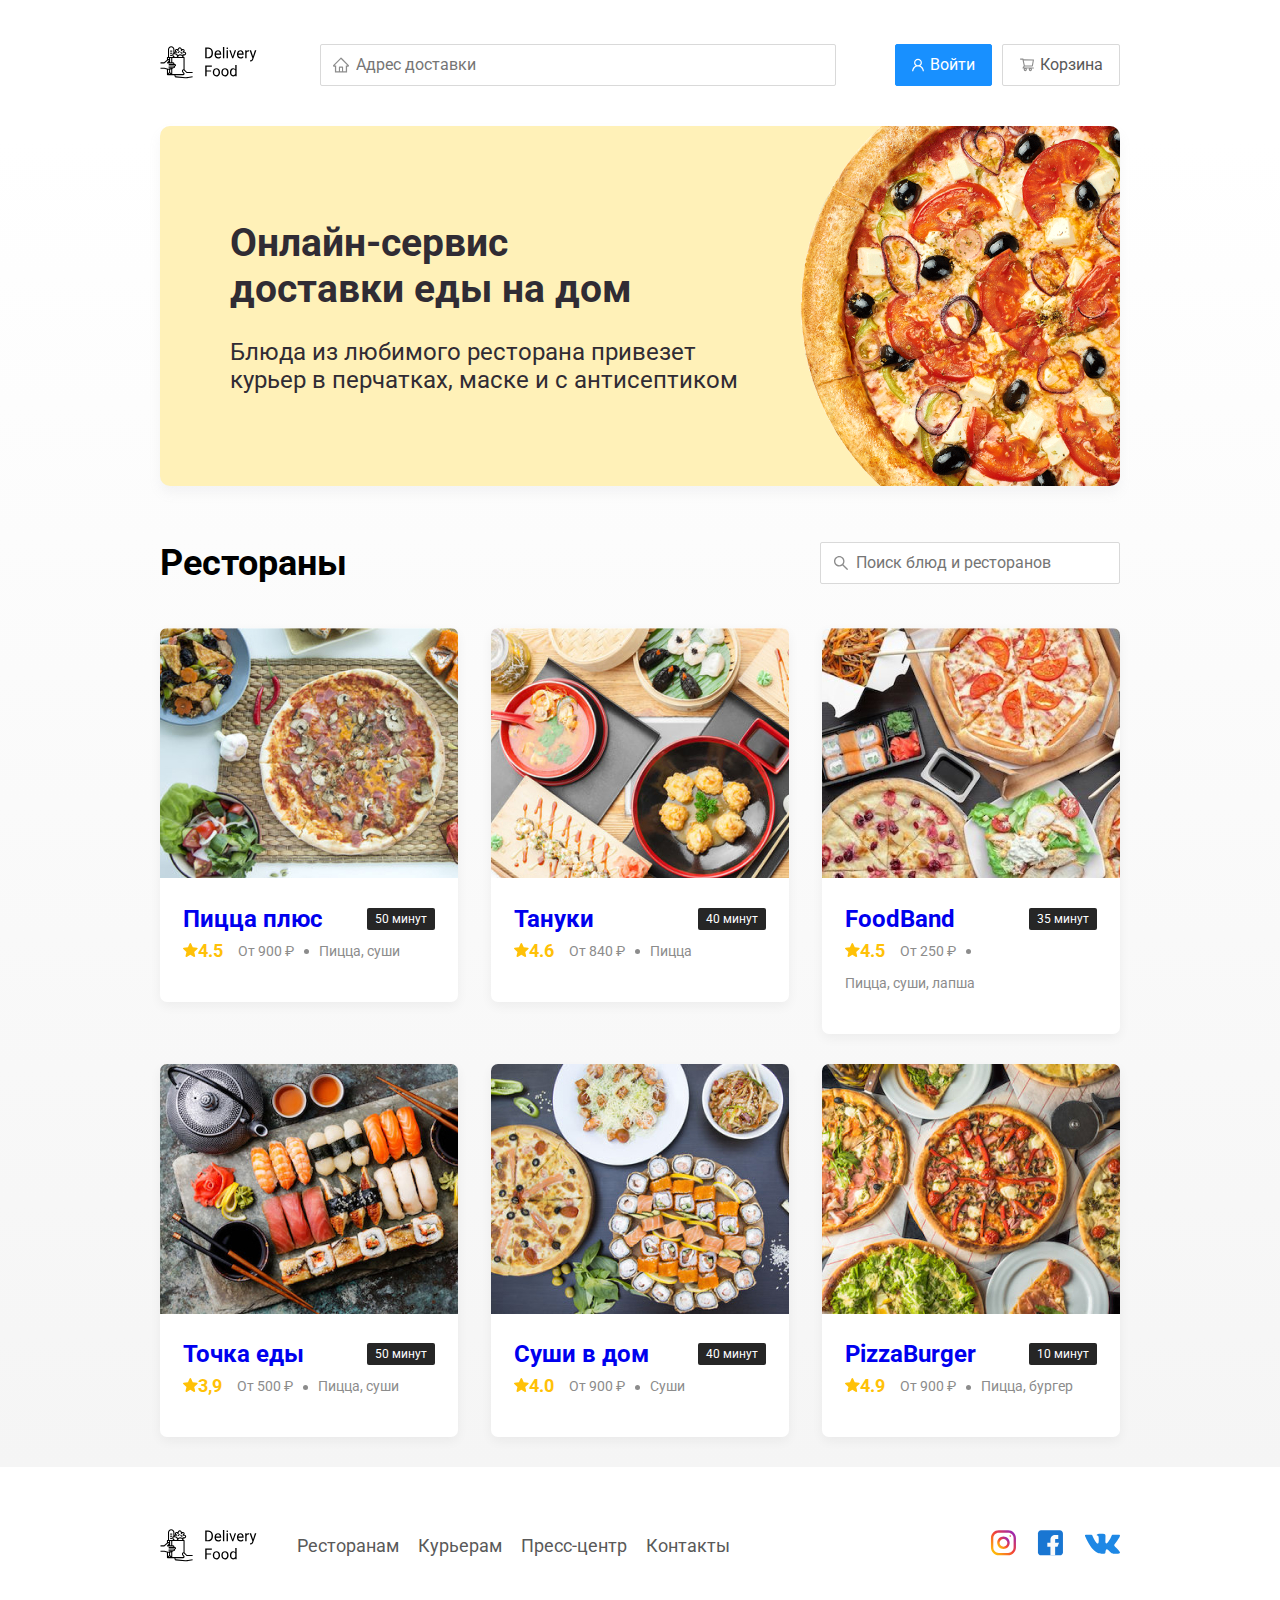
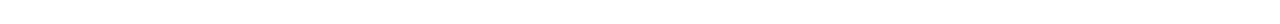
<file: index.html>
<!DOCTYPE html>
<html lang="ru">

<head>
   <meta charset="UTF-8">
   <meta name="viewport" content="width=device-width, initial-scale=1.0">
   <title>Delivery Food - доставка еды на дом</title>
   <link href="https://fonts.googleapis.com/css?family=Roboto:400,700&display=swap&subset=cyrillic" rel="stylesheet" />
   <link rel="stylesheet" href="css/normalize.css" />
   <link rel="stylesheet" href="css/style.css" />
</head>

<body>
   <!-- Шапка сайта -->
   <div class="container">
      <header class="header">
         <!-- Логотип  -->
         <a href="index.html" class="logo">
            <img src="img/logo.svg" alt="logo" class="logo" />
         </a>
         <input type="text" class="input input-address" placeholder="Адрес доставки" />
         <div class="buttons">
            <button class="button button-primary">
               <img src="img/user.svg" alt="user" class="button-icon">
               <span class="button-text">Войти</span>
            </button>
            <button class="button">
               <img src="img/shopping-cart.svg" alt="shopping-cart" class="button-icon">
               <span class="button-text">Корзина</span>
            </button>
         </div>
      </header>
   </div>
   <!-- /.container -->
   <main class="main">
      <div class="container">
         <section class="promo">
            <h1 class="promo-title">Онлайн-сервис<br>доставки еды на дом</h1>
            <p class="promo-text">Блюда из любимого ресторана привезет курьер в перчатках, маске и с антисептиком</p>
         </section>
         <!-- /.promo -->
         <section class="restaurants">
            <div class="section-heading">
               <h2 class="section-title">Рестораны</h2>
               <!-- /.section-title -->
               <input type="text" class="input input-search" placeholder="Поиск блюд и ресторанов" />
            </div>
            <div class="cards">
               <a href="restaurant.html" class="card">
                  <img src="img/image-1.jpg" alt="image" class="card-image">
                  <div class="card-text">
                     <div class="card-heading">
                        <h3 class="card-title">Пицца плюс</h3>
                        <!-- /.card-title -->
                        <span class="card-tag tag">50 минут</span>
                     </div>
                     <!-- /.card-heading -->
                     <div class="card-info">
                        <div class="rating"><img src="img/rating.svg" alt="rating" class="rating-star" />4.5</div>
                        <div class="price">От 900 ₽</div>
                        <div class="category">Пицца, суши</div>
                     </div>
                     <!-- /.card-info -->
                  </div>
               </a>
               <!-- /.card -->
               <a href="restaurant.html" class="card">
                  <img src="img/image-2.jpg" alt="image" class="card-image">
                  <div class="card-text">
                     <div class="card-heading">
                        <h3 class="card-title">Тануки</h3>
                        <!-- /.card-title -->
                        <span class="card-tag tag">40 минут</span>
                     </div>
                     <!-- /.card-heading -->
                     <div class="card-info">
                        <div class="rating"><img src="img/rating.svg" alt="rating" class="rating-star" />4.6</div>
                        <div class="price">От 840 ₽</div>
                        <div class="category">Пицца</div>
                     </div>
                     <!-- /.card-info -->
                  </div>
               </a>
               <!-- /.card -->
               <a href="restaurant.html" class="card">
                  <img src="img/image-3.jpg" alt="image" class="card-image">
                  <div class="card-text">
                     <div class="card-heading">
                        <h3 class="card-title">FoodBand</h3>
                        <!-- /.card-title -->
                        <span class="card-tag tag">35 минут</span>
                     </div>
                     <!-- /.card-heading -->
                     <div class="card-info">
                        <div class="rating"><img src="img/rating.svg" alt="rating" class="rating-star" />4.5</div>
                        <div class="price">От 250 ₽</div>
                        <div class="category">Пицца, суши, лапша</div>
                     </div>
                     <!-- /.card-info -->
                  </div>
               </a>
               <!-- /.card -->
               <a href="restaurant.html" class="card">
                  <img src="img/image-4.jpg" alt="image" class="card-image">
                  <div class="card-text">
                     <div class="card-heading">
                        <h3 class="card-title">Точка еды</h3>
                        <!-- /.card-title -->
                        <span class="card-tag tag">50 минут</span>
                     </div>
                     <!-- /.card-heading -->
                     <div class="card-info">
                        <div class="rating"><img src="img/rating.svg" alt="rating" class="rating-star" />3,9</div>
                        <div class="price">От 500 ₽</div>
                        <div class="category">Пицца, суши</div>
                     </div>
                     <!-- /.card-info -->
                  </div>
               </a>
               <!-- /.card -->
               <a href="restaurant.html" class="card">
                  <img src="img/image-5.jpg" alt="image" class="card-image">
                  <div class="card-text">
                     <div class="card-heading">
                        <h3 class="card-title">Суши в дом</h3>
                        <!-- /.card-title -->
                        <span class="card-tag tag">40 минут</span>
                     </div>
                     <!-- /.card-heading -->
                     <div class="card-info">
                        <div class="rating"><img src="img/rating.svg" alt="rating" class="rating-star" />4.0</div>
                        <div class="price">От 900 ₽</div>
                        <div class="category">Суши</div>
                     </div>
                     <!-- /.card-info -->
                  </div>
               </a>
               <!-- /.card -->
               <a href="restaurant.html" class="card">
                  <img src="img/image-6.jpg" alt="image" class="card-image">
                  <div class="card-text">
                     <div class="card-heading">
                        <h3 class="card-title">PizzaBurger</h3>
                        <!-- /.card-title -->
                        <span class="card-tag tag">10 минут</span>
                     </div>
                     <!-- /.card-heading -->
                     <div class="card-info">
                        <div class="rating"><img src="img/rating.svg" alt="rating" class="rating-star" />4.9</div>
                        <div class="price">От 900 ₽</div>
                        <div class="category">Пицца, бургер</div>
                     </div>
                     <!-- /.card-info -->
                  </div>
               </a>
               <!-- /.card -->
            </div>
            <!-- /.cards -->
         </section>
         <!-- /.restaurants -->
      </div>
      <!-- /.container -->
   </main>
   <!-- /.main -->
   <footer class="footer">
      <div class="container">
         <div class="footer-block">
            <img src="img/logo.svg" alt="logo" class="logo footer-logo">
            <nav class="footer-nav">
               <a href="#" class="footer-link">Ресторанам</a>
               <!-- /.footer-link -->
               <a href="#" class="footer-link">Курьерам</a>
               <!-- /.footer-link -->
               <a href="#" class="footer-link">Пресс-центр</a>
               <!-- /.footer-link -->
               <a href="#" class="footer-link">Контакты</a>
               <!-- /.footer-link -->
            </nav>
            <!-- /.footer-nav -->
            <div class="social-links">
               <a href="#" class="social-link"><img src="img/instagram.svg" alt="instagram"></a>
               <!-- /.social-link -->
               <a href="#" class="social-link"><img src="img/fb.svg" alt="facebook"></a>
               <!-- /.social-link -->
               <a href="#" class="social-link"><img src="img/vk.svg" alt="vk"></a>
               <!-- /.social-link -->
            </div>
            <!-- /.social-links -->
         </div>
         <!-- /.footer-block -->
      </div>
      <!-- /.container -->
   </footer>
   <!-- /.footer -->
</body>

</html>
</file>
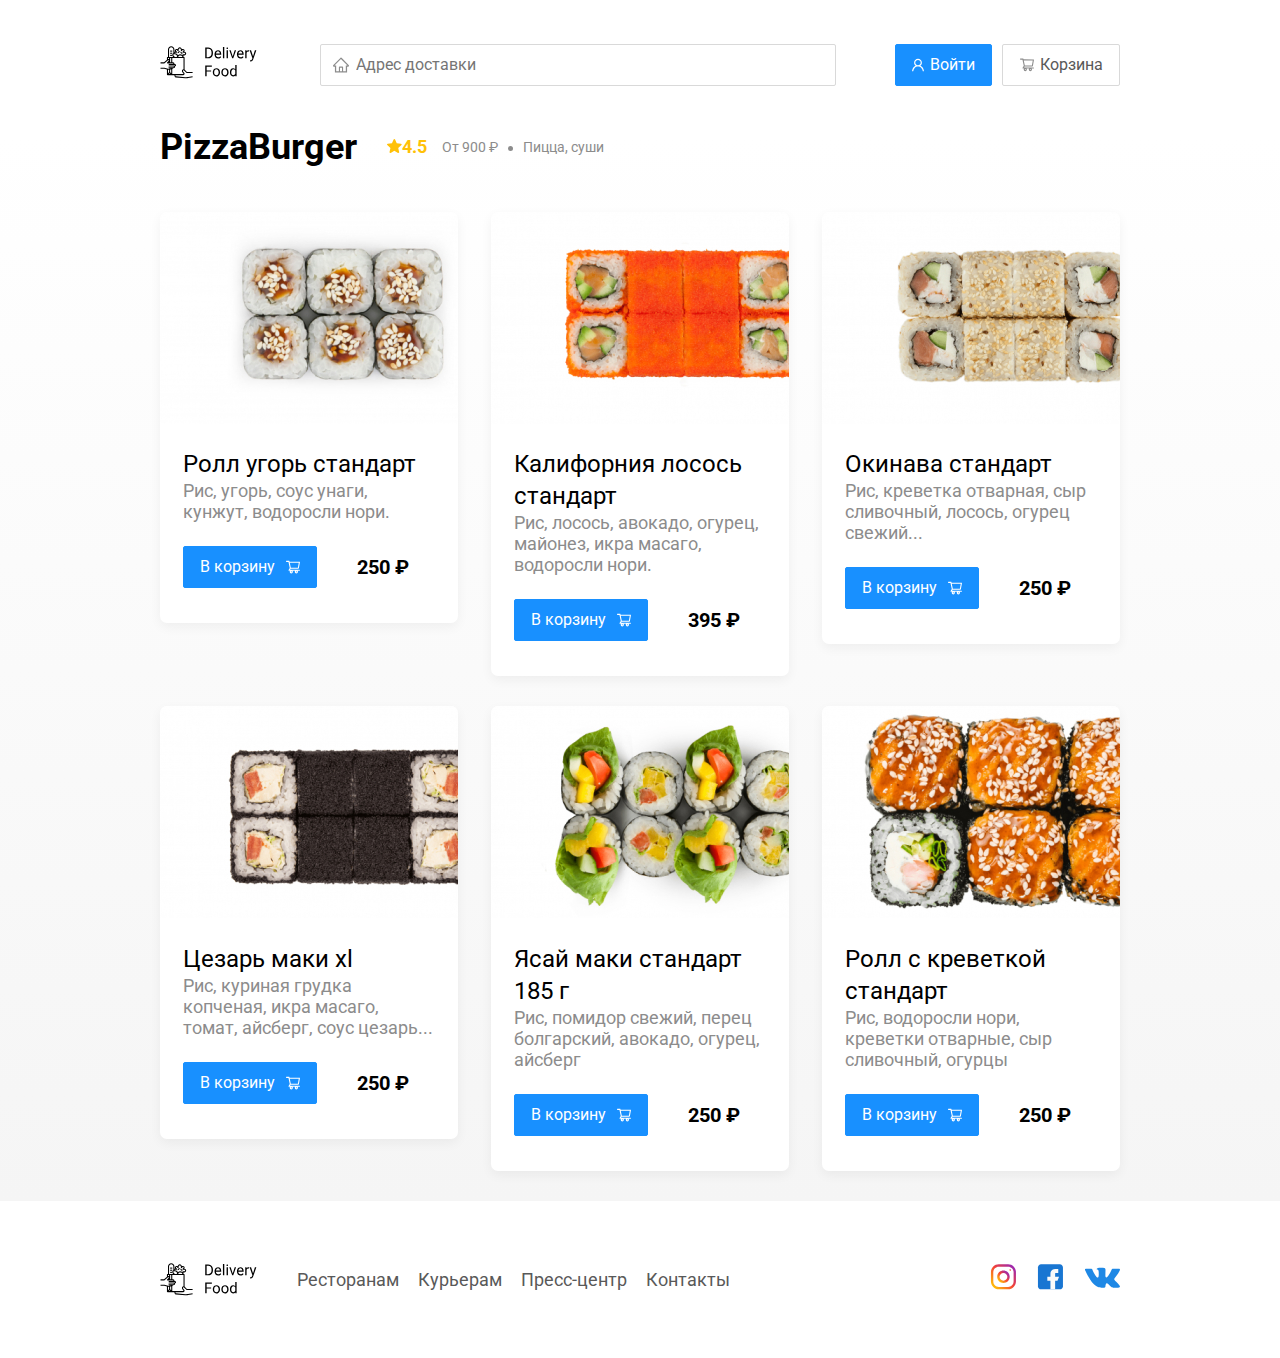
<file: restaurant.html>
<!DOCTYPE html>
<html lang="ru">

<head>
   <meta charset="UTF-8">
   <meta name="viewport" content="width=device-width, initial-scale=1.0">
   <title>PizzaBurger - доставка еды на дом</title>
   <link href="https://fonts.googleapis.com/css?family=Roboto:400,700&display=swap&subset=cyrillic" rel="stylesheet" />
   <link rel="stylesheet" href="css/normalize.css" />
   <link rel="stylesheet" href="css/animate.css" />
   <link rel="stylesheet" href="css/style.css" />
</head>

<body>
   <!-- Шапка сайта -->
   <div class="container">
      <header class="header">
         <!-- Логотип  -->
         <a href="index.html" class="logo"> <img src="img/logo.svg" alt="logo" class="logo" /></a>
         <input type="text" class="input input-address" placeholder="Адрес доставки" />
         <div class="buttons">
            <button class="button button-primary">
               <img src="img/user.svg" alt="user" class="button-icon">
               <span class="button-text">Войти</span>
            </button>
            <button class="button" id="cart-button">
               <img src="img/shopping-cart.svg" alt="shopping-cart" class="button-icon">
               <span class="button-text">Корзина</span>
            </button>
         </div>
      </header>
   </div>
   <!-- /.container -->
   <main class="main">
      <div class="container">
         <section class="restaurants">
            <div class="section-heading">
               <h2 class="section-title">PizzaBurger</h2>
               <!-- /.section-title -->
               <div class="card-info">
                  <div class="rating"><img src="img/rating.svg" alt="rating" class="rating-star" />4.5</div>
                  <div class="price">От 900 ₽</div>
                  <div class="category">Пицца, суши</div>
               </div>
               <!-- /.card-info -->
            </div>
            <div class="cards">
               <div class="card wow fadeInUp" data-wow-delay="0.2s">
                  <img src="img/rest-1.jpg" alt="image" class="card-image card-image-rest"">
                  <div class=" card-text">
                  <div class="card-heading">
                     <h3 class="card-title card-title-reg">Ролл угорь стандарт</h3>
                     <!-- /.card-title -->
                  </div>
                  <!-- /.card-heading -->
                  <div class="card-info">
                     <div class="ingredients">Рис, угорь, соус унаги, кунжут, водоросли нори.</div>
                  </div>
                  <!-- /.card-info -->
                  <div class="card-buttons">
                     <button class="button button-primary">
                        <span class="button-card-text">В корзину</span>
                        <img src="img/shopping-cart-white.svg" alt="shopping-cart" class="button-card-image">
                     </button>
                     <!-- /.button button-primary -->
                     <strong class="card-price-bold">250 ₽</strong>
                  </div>
               </div>
            </div>
            <!-- /.card -->
            <div class="card wow fadeInUp" data-wow-delay="0.4s">
               <img src="img/rest-2.jpg" alt="image" class="card-image card-image-rest"">
                  <div class=" card-text">
               <div class="card-heading">
                  <h3 class="card-title card-title-reg">Калифорния лосось стандарт</h3>
                  <!-- /.card-title -->
               </div>
               <!-- /.card-heading -->
               <div class="card-info">
                  <div class="ingredients">Рис, лосось, авокадо, огурец, майонез, икра масаго, водоросли нори.
                  </div>
               </div>
               <!-- /.card-info -->
               <div class="card-buttons">
                  <button class="button button-primary">
                     <span class="button-card-text">В корзину</span>
                     <img src="img/shopping-cart-white.svg" alt="shopping-cart" class="button-card-image">
                  </button>
                  <!-- /.button button-primary -->
                  <strong class="card-price-bold">395 ₽</strong>
               </div>
            </div>
      </div>
      <!-- /.card -->
      <div class="card wow fadeInUp" data-wow-delay="0.6s">
         <img src="img/rest-3.jpg" alt="image" class="card-image card-image-rest"">
                  <div class=" card-text">
         <div class="card-heading">
            <h3 class="card-title card-title-reg">Окинава стандарт</h3>
            <!-- /.card-title -->
         </div>
         <!-- /.card-heading -->
         <div class="card-info">
            <div class="ingredients"> Рис, креветка отварная, сыр сливочный, лосось, огурец свежий...</div>
         </div>
         <!-- /.card-info -->
         <div class="card-buttons">
            <button class="button button-primary">
               <span class="button-card-text">В корзину</span>
               <img src="img/shopping-cart-white.svg" alt="shopping-cart" class="button-card-image">
            </button>
            <!-- /.button button-primary -->
            <strong class="card-price-bold">250 ₽</strong>
         </div>
      </div>
      </div>
      <!-- /.card -->
      <div class="card wow fadeInUp" data-wow-delay="0.2s">
         <img src="img/rest-4.jpg" alt="image" class="card-image card-image-rest"">
                  <div class=" card-text">
         <div class="card-heading">
            <h3 class="card-title card-title-reg">Цезарь маки хl</h3>
            <!-- /.card-title -->
         </div>
         <!-- /.card-heading -->
         <div class="card-info">
            <div class="ingredients">Рис, куриная грудка копченая, икра масаго, томат, айсберг, соус
               цезарь...</div>
         </div>
         <!-- /.card-info -->
         <div class="card-buttons">
            <button class="button button-primary">
               <span class="button-card-text">В корзину</span>
               <img src="img/shopping-cart-white.svg" alt="shopping-cart" class="button-card-image">
            </button>
            <!-- /.button button-primary -->
            <strong class="card-price-bold">250 ₽</strong>
         </div>
      </div>
      </div>
      <!-- /.card -->
      <div class="card wow fadeInUp" data-wow-delay="0.4s">
         <img src="img/rest-5.jpg" alt="image" class="card-image card-image-rest"">
                  <div class=" card-text">
         <div class="card-heading">
            <h3 class="card-title card-title-reg">Ясай маки стандарт 185 г</h3>
            <!-- /.card-title -->
         </div>
         <!-- /.card-heading -->
         <div class="card-info">
            <div class="ingredients">Рис, помидор свежий, перец болгарский, авокадо, огурец, айсберг</div>
         </div>
         <!-- /.card-info -->
         <div class="card-buttons">
            <button class="button button-primary">
               <span class="button-card-text">В корзину</span>
               <img src="img/shopping-cart-white.svg" alt="shopping-cart" class="button-card-image">
            </button>
            <!-- /.button button-primary -->
            <strong class="card-price-bold">250 ₽</strong>
         </div>
      </div>
      </div>
      <!-- /.card -->
      <div class="card wow fadeInUp" data-wow-delay="0.6s">
         <img src="img/rest-6.jpg" alt="image" class="card-image card-image-rest"">
                  <div class=" card-text">
         <div class="card-heading">
            <h3 class="card-title card-title-reg">Ролл с креветкой стандарт</h3>
            <!-- /.card-title -->
         </div>
         <!-- /.card-heading -->
         <div class="card-info">
            <div class="ingredients">Рис, водоросли нори, креветки отварные, сыр сливочный, огурцы</div>
         </div>
         <!-- /.card-info -->
         <div class="card-buttons">
            <button class="button button-primary">
               <span class="button-card-text">В корзину</span>
               <img src="img/shopping-cart-white.svg" alt="shopping-cart" class="button-card-image">
            </button>
            <!-- /.button button-primary -->
            <strong class="card-price-bold">250 ₽</strong>
         </div>
      </div>
      </div>
      <!-- /.card -->
      </div>
      <!-- /.cards -->
      </section>
      <!-- /.restaurants -->
      </div>
      <!-- /.container -->
   </main>
   <!-- /.main -->
   <footer class="footer">
      <div class="container">
         <div class="footer-block">
            <img src="img/logo.svg" alt="logo" class="logo footer-logo">
            <nav class="footer-nav">
               <a href="#" class="footer-link">Ресторанам</a>
               <!-- /.footer-link -->
               <a href="#" class="footer-link">Курьерам</a>
               <!-- /.footer-link -->
               <a href="#" class="footer-link">Пресс-центр</a>
               <!-- /.footer-link -->
               <a href="#" class="footer-link">Контакты</a>
               <!-- /.footer-link -->
            </nav>
            <!-- /.footer-nav -->
            <div class="social-links">
               <a href="#" class="social-link"><img src="img/instagram.svg" alt="instagram"></a>
               <!-- /.social-link -->
               <a href="#" class="social-link"><img src="img/fb.svg" alt="facebook"></a>
               <!-- /.social-link -->
               <a href="#" class="social-link"><img src="img/vk.svg" alt="vk"></a>
               <!-- /.social-link -->
            </div>
            <!-- /.social-links -->
         </div>
         <!-- /.footer-block -->
      </div>
      <!-- /.container -->
   </footer>
   <!-- /.footer -->
   <div class="modal">
      <div class="modal-dialog">
         <div class="modal-header">
            <h3 class="modal-title">Корзина</h3>
            <button class="close">&times</button>
         </div>
         <!-- /.modal-header -->
         <div class="modal-body">
            <div class="food-row">
               <span class="food-name">Ролл угорь стандарт</span>
               <strong class="food-price">250 ₽</strong>
               <div class="food-counter">
                  <button class="counter-button">-</button>
                  <span class="counter">1</span>
                  <button class="counter-button">+</button>
               </div>
            </div>
            <!-- /.food-row -->
            <div class="food-row">
               <span class="food-name">Ролл угорь стандарт</span>
               <strong class="food-price">250 ₽</strong>
               <div class="food-counter">
                  <button class="counter-button">-</button>
                  <span class="counter">1</span>
                  <button class="counter-button">+</button>
               </div>
               <!-- /.food-row -->
            </div>
            <!-- /.foods-row -->
            <div class="food-row">
               <span class="food-name">Ролл угорь стандарт</span>
               <strong class="food-price">250 ₽</strong>
               <div class="food-counter">
                  <button class="counter-button">-</button>
                  <span class="counter">1</span>
                  <button class="counter-button">+</button>
               </div>
               <!-- /.food-row -->
            </div>
            <!-- /.foods-row -->
            <div class="food-row">
               <span class="food-name">Ролл угорь стандарт</span>
               <strong class="food-price">250 ₽</strong>
               <div class="food-counter">
                  <button class="counter-button">-</button>
                  <span class="counter">1</span>
                  <button class="counter-button">+</button>
               </div>
               <!-- /.food-row -->
            </div>
            <!-- /.foods-row -->
            <div class="food-row">
               <span class="food-name">Ролл угорь стандарт</span>
               <strong class="food-price">250 ₽</strong>
               <div class="food-counter">
                  <button class="counter-button">-</button>
                  <span class="counter">1</span>
                  <button class="counter-button">+</button>
               </div>
               <!-- /.food-row -->
            </div>
            <!-- /.foods-row -->
         </div>
         <!-- /.modal-body -->
         <div class="modal-footer">
            <span class="modal-pricetag">1250 ₽</span>
            <!-- /.pricetag -->
            <div class="footer-buttons">
               <button class="button button-primary">Оформить заказ</button>
               <!-- /.footer-button -->
               <button class="button">Отмена</button>
               <!-- /.footer-button -->
            </div>
            <!-- /.footer-buttons -->
         </div>
         <!-- /.modal-footer -->
      </div>
      <!-- /.modal-dialog -->
   </div>
   <script src="js/wow.min.js"></script>
   <script src="js/main.js"></script>
</body>

</html>
</file>
<file: css/style.css>
* {
   box-sizing: border-box;
}

body {
   font-family: 'Roboto', sans-serif;
   padding-top: 44px;
}

.container {
   max-width: 1200px;
   margin: auto;
}

.header {
   display: flex;
   align-items: center;
   justify-content: space-between;
   margin-bottom: 40px;
}

.input {
   /* Gray / gray-1 */
   background: #FFFFFF;
   /* Gray / gray-5 */
   border: 1px solid #D9D9D9;
   border-radius: 2px;
   font-size: 16px;
   line-height: 24px;
   padding: 8px;
   padding-left: 35px;
   background-repeat: no-repeat;
   background-position: left 11px center;
}

.input-address {
   flex: 0.8;
   background-image: url("../img/home.svg");
}

.input-search {
   width: 300px;
   background-image: url("../img/search.svg");
   margin-left: auto;
}

.buttons {
   display: flex;
   align-items: center;
}

.button {
   display: flex;
   padding: 8px 16px;
   /* Gray / gray-1 */
   background: #FFFFFF;
   /* Gray / gray-5 */
   border: 1px solid #D9D9D9;
   box-sizing: border-box;
   /* ghost button shadow */
   box-shadow: 0px 0px 2px rgba(0, 0, 0, 0.0015);
   border-radius: 2px;
   color: #595959;
   font-size: 16px;
   line-height: 24px;
}

.button-primary {
   background-color: #1890FF;
   border: 1px solid #1890FF;
   color: #fff;
   margin-right: 10px;
}

.button-icon {
   margin-right: 6px;
}

.button-card-text {
   margin-right: 10px;
}

.promo {
   box-shadow: 0px 7px 12px rgba(158, 158, 163, 0.1);
   /* Calendula Gold / gold-2 */
   background: #FFF1B8 url(../img/promo-image.png) no-repeat top -100px right -247px / 924px;
   border-radius: 10px;
   padding: 68px 70px;
   margin-bottom: 56px;
}

.promo-title {
   font-style: normal;
   font-weight: bold;
   font-size: 39px;
   line-height: 46px;
   color: #302C34;
}

.promo-text {
   font-style: normal;
   font-weight: normal;
   font-size: 24px;
   line-height: 28px;
   color: #302C34;
   max-width: 538px;
}

.section-heading {
   display: flex;
   align-items: center;
   margin-bottom: 44px;
}

.section-title {
   font-style: normal;
   font-weight: bold;
   font-size: 36px;
   line-height: 42px;
   color: #000000;
   margin: 0;
   margin-right: 30px;
}

.main {
   background: linear-gradient(180deg, rgba(245, 245, 245, 0) 1.04%, #F5F5F5 100%);
}

.cards {
   display: flex;
   align-items: flex-start;
   justify-content: space-between;
   flex-wrap: wrap;
}

.card {
   /* Gray / gray-1 */
   background: #FFFFFF;
   box-shadow: 0px 4px 12px rgba(0, 0, 0, 0.05);
   border-radius: 7px;
   overflow: hidden;
   margin-bottom: 30px;
   flex-basis: 31%;
   text-decoration: none;
}

.card-image {
   width: 384px;
   height: 250px;
   object-fit: cover;
}

.card-image-rest {
   height: 212px;
}

.card-text {
   padding-top: 20px;
   padding-bottom: 35px;
   padding-left: 23px;
   padding-right: 23px;
}

.card-heading {
   display: flex;
   align-items: center;
   justify-content: space-between;
}

.card-title {
   margin: 0;
   font-style: normal;
   font-weight: bold;
   font-size: 24px;
   line-height: 32px;
}

.card-title-reg {
   font-weight: 400;
}

.card-tag {
   font-style: normal;
   font-weight: normal;
   font-size: 12px;
   line-height: 20px;
   color: #ffffff;
   /* Gray / gray-9 */
   background: #262626;
   border-radius: 2px;
   padding: 1px 8px;
}

.card-info {
   display: flex;
   align-items: center;
   flex-wrap: wrap;
}

.card-buttons {
   display: flex;
   align-items: center;
   margin-top: 24px;
}

.card-price-bold {
   font-weight: bold;
   font-size: 20px;
   line-height: 32px;
   margin-left: 30px;
}

.rating {
   margin-right: 26px;
   color: #FFC107;
   font-weight: bold;
   font-size: 18px;
   line-height: 32px;
}

.price,
.category {
   font-size: 18px;
   line-height: 32px;
   /* identical to box height, or 178% */
   /* Gray / gray-7 */
   color: #8C8C8C;
}

.price {
   margin-right: 10px;
}

.ingredients {
   font-size: 18px;
   line-height: 21px;
   /* identical to box height, or 178% */
   /* Gray / gray-7 */
   color: #8C8C8C;

}

.category {
   text-overflow: ellipsis;
   overflow: hidden;
   white-space: nowrap;
   max-width: 150px;
}

.price::after {
   content: "";
   width: 5px;
   height: 5px;
   /* Gray / gray-7 */
   background: #8C8C8C;
   display: inline-block;
   vertical-align: middle;
   border-radius: 50%;
   margin-left: 10px;
}

.footer {
   padding: 60px 0;
}

.footer-block {
   display: flex;
   align-items: center;
   justify-content: space-between;
}

.footer-nav {
   margin-right: auto;
   margin-left: 36px;
}

.footer-link {
   display: inline-block;
   color: #595959;
   font-style: normal;
   font-weight: normal;
   font-size: 18px;
   line-height: 21px;
   text-decoration: none;
}

.footer-link:not(:last-child) {
   margin-right: 15px;
}

.social-links {
   display: flex;
   align-items: center;
}

.social-link:not(:last-child) {
   margin-right: 21px;
}

.modal {
   display: none;
   position: fixed;
   left: 0;
   top: 0;
   width: 100%;
   height: 100%;
   background: rgba(0, 0, 0, 0.4);
}

.is-open {
   display: flex;
}

.modal-dialog {
   max-width: 780px;
   width: 95%;
   /* Gray / gray-1 */
   background: #FFFFFF;
   border-radius: 5px;
   margin: auto;
   padding: 40px 45px;
}

.modal-header {
   display: flex;
   align-items: center;
   justify-content: space-between;
   margin-bottom: 45px;
}

.modal-title {
   margin: 0;
   font-style: normal;
   font-weight: bold;
   font-size: 36px;
   line-height: 42px;
   color: #000000;
}

.close {
   font-size: 36px;
   border: none;
   background-color: transparent;
}

.modal-body {
   margin-bottom: 52px;
}

.food-row {
   display: flex;
   align-items: flex-start;
   justify-content: space-between;
   padding-bottom: 8px;
   border-bottom: 1px solid #D9D9D9;
   margin-bottom: 15px;
   ;
}

.food-name {
   font-weight: normal;
   font-size: 18px;
   line-height: 32px;
}

.food-price {
   margin-left: auto;
   margin-right: 47px;
   font-weight: bold;
   font-size: 20px;
   line-height: 32px;
}

.food-counter {
   display: flex;
   align-items: center;
}

.counter-button {
   display: flex;
   align-items: center;
   justify-content: center;
   width: 39px;
   height: 32px;
   /* Gray / gray-1 */
   background: #FFFFFF;
   /* Daybreak Blue / blue-5 */
   border: 1px solid #40A9FF;
   box-sizing: border-box;
   border-radius: 2px;
   font-weight: normal;
   font-size: 14px;
   line-height: 22px;
   color: #40A9FF;
}

.counter {
   font-weight: normal;
   font-size: 16px;
   line-height: 24px;
   margin-left: 10px;
   margin-right: 10px;
}

.modal-footer {
   display: flex;
   align-items: center;
   justify-content: space-between;
}

.footer-buttons {
   display: flex;
   align-items: center;
}

.modal-pricetag {
   /* Gray / gray-9 */
   background: #262626;
   border-radius: 5px;
   font-size: 20px;
   line-height: 23px;
   /* Gray / gray-2 */
   color: #FAFAFA;
   padding: 15px 20px;
}

@media (max-width: 1366px) {
   .container {
      max-width: 960px;
   }

   .promo {
      background-size: 750px;
      background-position: center right -300px;
   }

   .rating {
      margin-right: 15px;
   }

   .category,
   .price {
      font-size: 14px;
   }
}

@media (max-width: 992px) {
   .container {
      max-width: 750px;
   }

   .promo {
      padding: 50px;
      background-size: 500px;
      background-position: center right -200px;
   }

   .promo-text {
      font-size: 18px;
      max-width: 400px;
   }

   .card {
      flex-basis: 49%;
   }

   .footer-link {
      font-size: 16px;
   }
}

@media (max-width: 768px) {
   .container {
      max-width: 560px;
   }

   .button-text {
      display: none;
   }

   .card-image-rest {
      width: 100%;
   }

   .card-info {
      flex-wrap: wrap;
   }

   .card-title {
      font-size: 18px;
   }

   .rating {
      flex-basis: 100%;
   }

   .promo {
      background-size: 400px;
      background-position: bottom 50px right -200px;
   }

   .promo-text {
      margin-top: 0;
   }

   .promo-title {
      font-size: 24px;
      line-height: 1.4;
   }
}

@media (max-width: 578px) {
   .container {
      width: 90%;
   }

   .header {
      flex-wrap: wrap;
   }

   .input-address {
      margin-top: 15px;
      order: 5;
      flex: 1;
   }

   .promo {
      background-image: none;
   }

   .promo-title {
      margin-bottom: 10px;
   }

   .section-title {
      font-size: 20px;
   }

   .card {
      flex-basis: 100%;
   }

   .card-image {
      width: 100%;
   }

   .footer {
      padding: 30px 0;
   }

   .footer-block {
      align-items: flex-start;
   }

   .footer-nav {
      margin-left: 0;
      margin-right: 0;
      order: 0;
      display: flex;
      flex-direction: column;
   }

   .footer-logo {
      margin-right: 15px;
      order: 1;
   }

   .social-links {
      order: 2;
   }
}

@media (max-width: 480px) {
   .button {
      min-height: 40px;
   }

   .button-card-text {
      display: none;
   }

   .button-icon {
      margin: 0;
   }

   .promo {
      padding: 20px;
   }

   .section-heading {
      flex-wrap: wrap;
   }

   .card-image-rest {
      height: 100%;
   }

   .card-title-reg {
      margin-bottom: 10px;
   }

   .footer-block {
      flex-wrap: wrap;
      flex-direction: column;
      align-items: center;
   }

   .footer-logo {
      order: 0;
      margin-bottom: 20px;
   }

   .footer-nav {
      margin-bottom: 20px;
      text-align: center;
   }

   .footer-link:not(:last-child) {
      margin-right: 0;
   }
}
</file>
